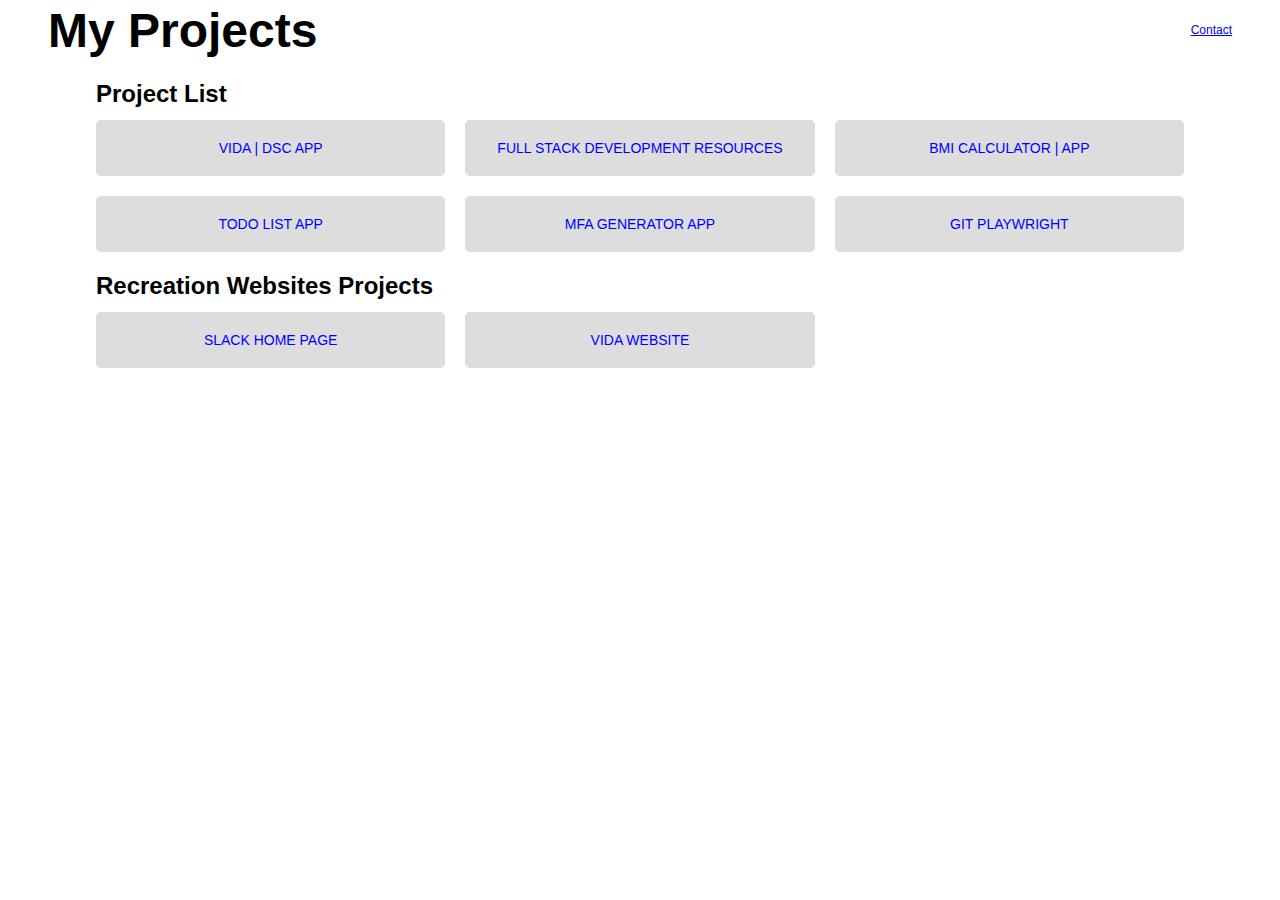
<file: index.html>
<!DOCTYPE html>
<html lang="en">

<head>
    <meta charset="UTF-8">
    <meta http-equiv="X-UA-Compatible" content="IE=edge">
    <meta name="viewport" content="width=device-width, initial-scale=1.0">
    <title>Projects</title>
    <style>
        * {
            margin: 0;
            padding: 0;
            box-sizing: border-box;
        }

        html {
            font-size: 62.5%;
            font-family: sans-serif;
        }

        body {
            height: 100vh;
        }

        .window {
            display: grid;
            grid-template-rows: 6rem auto;
            gap: 2rem;
        }

        .heading__primary {
            font-size: 4.8rem;
        }

        .heading__secondary {
            font-size: 2.4rem;
        }

        .header {
            display: flex;
            align-items: center;
            justify-content: space-between;
            padding: 0 4.8rem;
        }

        .header__link {
            font-size: 1.2rem;
        }

        .section:not(:last-child) {
            margin-bottom: 2rem;
        }

        .section__contanier {
            padding: 0 9.6rem;
        }

        .list {
            margin-top: 1.2rem;
            list-style: none;
            display: grid;
            grid-template-columns: repeat(auto-fill, minmax(300px, 1fr));
            gap: 2rem;
        }

        .list__item {
            background-color: #ddd;
            border-radius: 5px;
            text-align: center;
            padding: 2rem 0;
        }

        .list__link:link,
        .list__link:visited {
            display: inline-block;
            text-decoration: none;
            font-size: 1.4rem;
            text-transform: uppercase;
            color: blue;
        }

    </style>
</head>

<body>
    <div class="window">
        <header class="header">
            <h1 class="heading__primary">My Projects</h1>
            <a target="_blank" href="https://www.linkedin.com/in/anuroop-pamarthi-b4a2b1214"
                class="header__link">Contact</a>
        </header>
        <main class="projects--list">
            <section class="section section--myprojects">
                <div class="section__contanier">
                    <h2 class="heading__secondary">
                        Project List
                    </h2>
                    <ul class="list">
                        <li class="list__item">
                            <a target="_blank" href="./Daily_Status_Creator/index.html" class="list__link">
                                VIDA &vert; DSC App
                            </a>
                        </li>

                        <li class="list__item">
                            <a target="_blank" href="./Full_Stack_Resource/index.html" class="list__link">
                                Full Stack Development Resources
                            </a>
                        </li>

                        <li class="list__item">
                            <a target="_blank" href="./BMI_Calculator/bmiHome.html" class="list__link">
                                BMI Calculator &vert; app
                            </a>
                        </li>

                        <li class="list__item">
                            <a target="_blank" href="./ToDo_List/index.html" class="list__link">
                                ToDo List App
                            </a>
                        </li>

                        <li class="list__item">
                            <a target="_blank" href="./MFA_Generator/index.html" class="list__link">
                                MFA Generator App
                            </a>
                        </li>

                        <li class="list__item">
                            <a target="_blank" href="./Git_Playwright/index.html" class="list__link">
                                Git Playwright
                            </a>
                        </li>
                    </ul>
                </div>
            </section>
            <section class="section section--recreation">
                <div class="section__contanier">
                    <h2 class="heading__secondary">
                        Recreation Websites Projects
                    </h2>
                    <ul class="list">
                        <li class="list__item">
                            <a href="./Website_Recreations/Slack_Home_Clone/index.html" class="list__link">
                                Slack Home Page
                            </a>
                        </li>

                        <li class="list__item">
                            <a href="./Website_Recreations/VIDA_Clone/index.html" class="list__link">
                                VIDA Website
                            </a>
                        </li>
                    </ul>
                </div>
            </section>
        </main>
    </div>
</body>

</html>
</file>
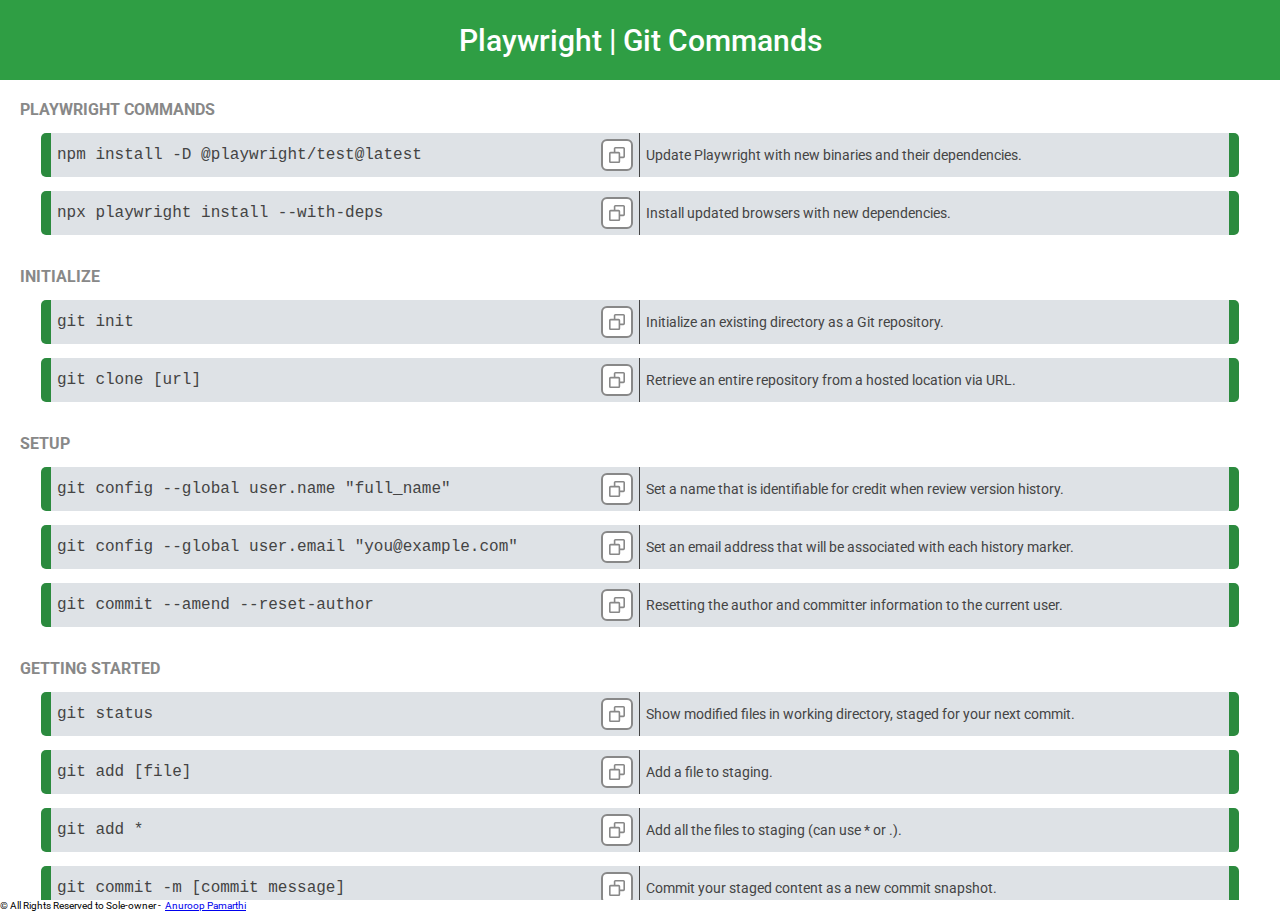
<file: Git_Playwright/index.html>
<!DOCTYPE html>
<html lang="en">

<head>
    <meta charset="UTF-8">
    <meta name="viewport" content="width=device-width, initial-scale=1.0">
    <title>Git Commands for Playwright</title>
    <link rel="preconnect" href="https://fonts.googleapis.com">
    <link rel="preconnect" href="https://fonts.gstatic.com" crossorigin>
    <link
        href="https://fonts.googleapis.com/css2?family=Roboto:ital,wght@0,100;0,300;0,400;0,500;0,700;0,900;1,100;1,300;1,400;1,500;1,700;1,900&display=swap"
        rel="stylesheet">
    <link rel="stylesheet" href="./public/styles/style.css">
    <script defer type="module" src="./scripts/script.js"></script>
</head>

<body>
    <header class="header">
        <h1 class="header__title">Playwright | Git Commands</h1>
    </header>
    <main class="content" id="content"></main>
    <footer class="footer">
        <p class="footer__content">
            <span class="footer__content--span">© All Rights Reserved to Sole-owner&nbsp;-&nbsp;</span>
            <a href="https://www.linkedin.com/in/anuroop-pamarthi-b4a2b1214" class="footer__content--link"
                target="_blank">Anuroop Pamarthi</a>
        </p>
    </footer>
</body>

</html>
</file>
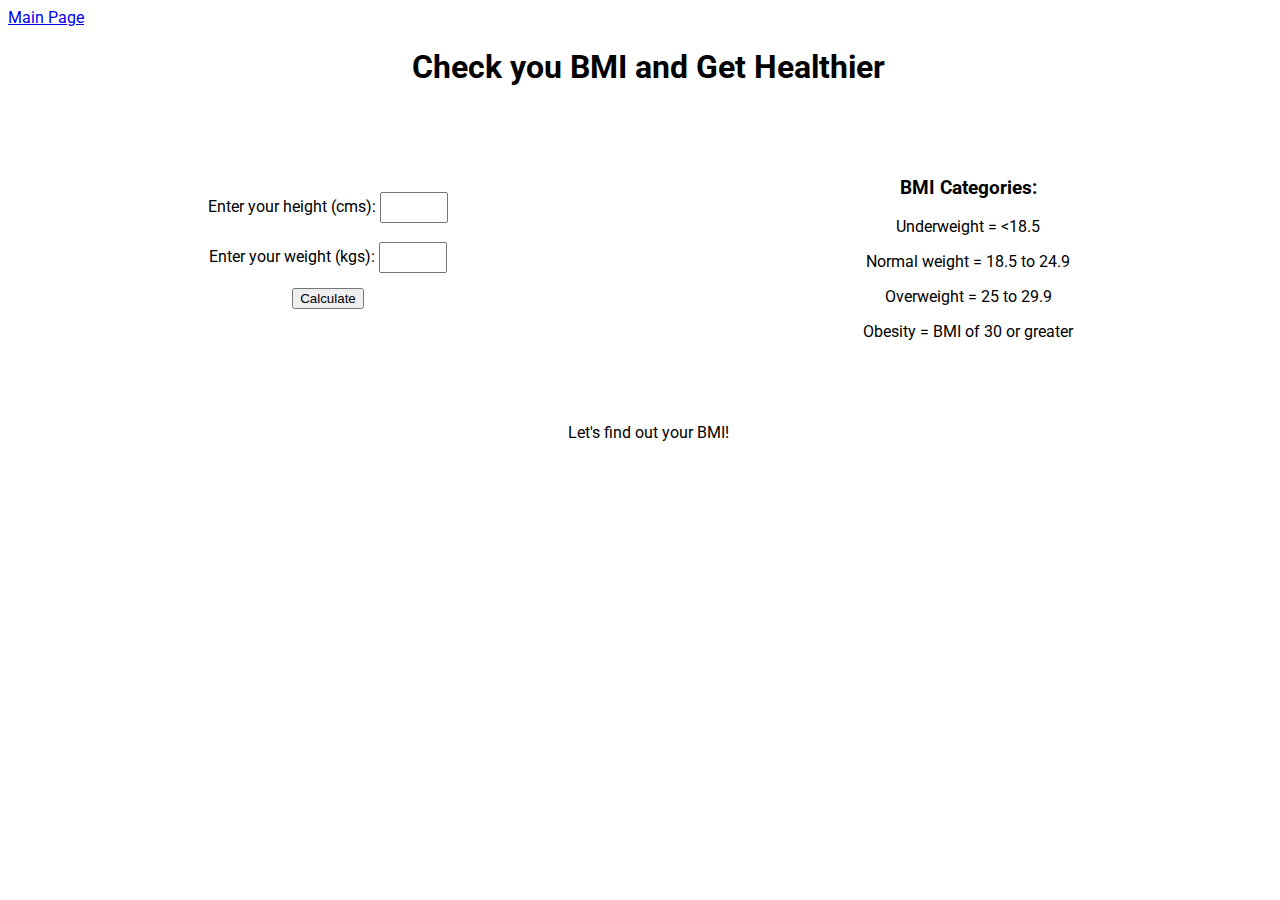
<file: App_Projects/BMI_Calculator/index.html>
<!DOCTYPE html>
<html lang="en">
<head>
    <meta charset="UTF-8">
    <meta name="viewport" content="width=device-width, initial-scale=1.0">
    <title>BMI Calculator</title>
    <link rel="icon" href="BMI.ico">
    <link rel="stylesheet" href="Style.css">
    <link rel="preconnect" href="https://fonts.googleapis.com">
    <link rel="preconnect" href="https://fonts.gstatic.com" crossorigin>
    <link href="https://fonts.googleapis.com/css2?family=Roboto&display=swap" rel="stylesheet">
    <!-- <link href="https://cdn.jsdelivr.net/npm/bootstrap@5.3.2/dist/css/bootstrap.min.css" rel="stylesheet" integrity="sha384-T3c6CoIi6uLrA9TneNEoa7RxnatzjcDSCmG1MXxSR1GAsXEV/Dwwykc2MPK8M2HN" crossorigin="anonymous"> -->
</head>
<body>
    <a href="/">Main Page</a>
    <div class="calculator-info">
        <h1>Check you BMI and Get Healthier</h1>
        <!-- Calculator -->
        <div class="rows">
            <label>Enter your height (cms):</label>
            <input autocomplete="off" type="number" id="height"><br><br>
            <label>Enter your weight (kgs):</label>
            <input autocomplete="off" type="number" id="weight"><br>
            <button id="submit" class="btn">Calculate</button>
        </div>
        <!-- BMI Info -->
        <div class="rows">
            <h3>BMI Categories:</h3>
            <p>Underweight = &lt;18.5 </p>
            <p>Normal weight = 18.5 to 24.9</p>
            <p>Overweight = 25 to 29.9</p>
            <p>Obesity = BMI of 30 or greater</p>
        </div>
        <p id="bmi-msg">Let's find out your BMI!</p>
    </div>
    

    <script src="https://ajax.googleapis.com/ajax/libs/jquery/3.7.0/jquery.min.js"></script>
    <script src="bmiIndex.js"></script>
</body>
</html>
</file>
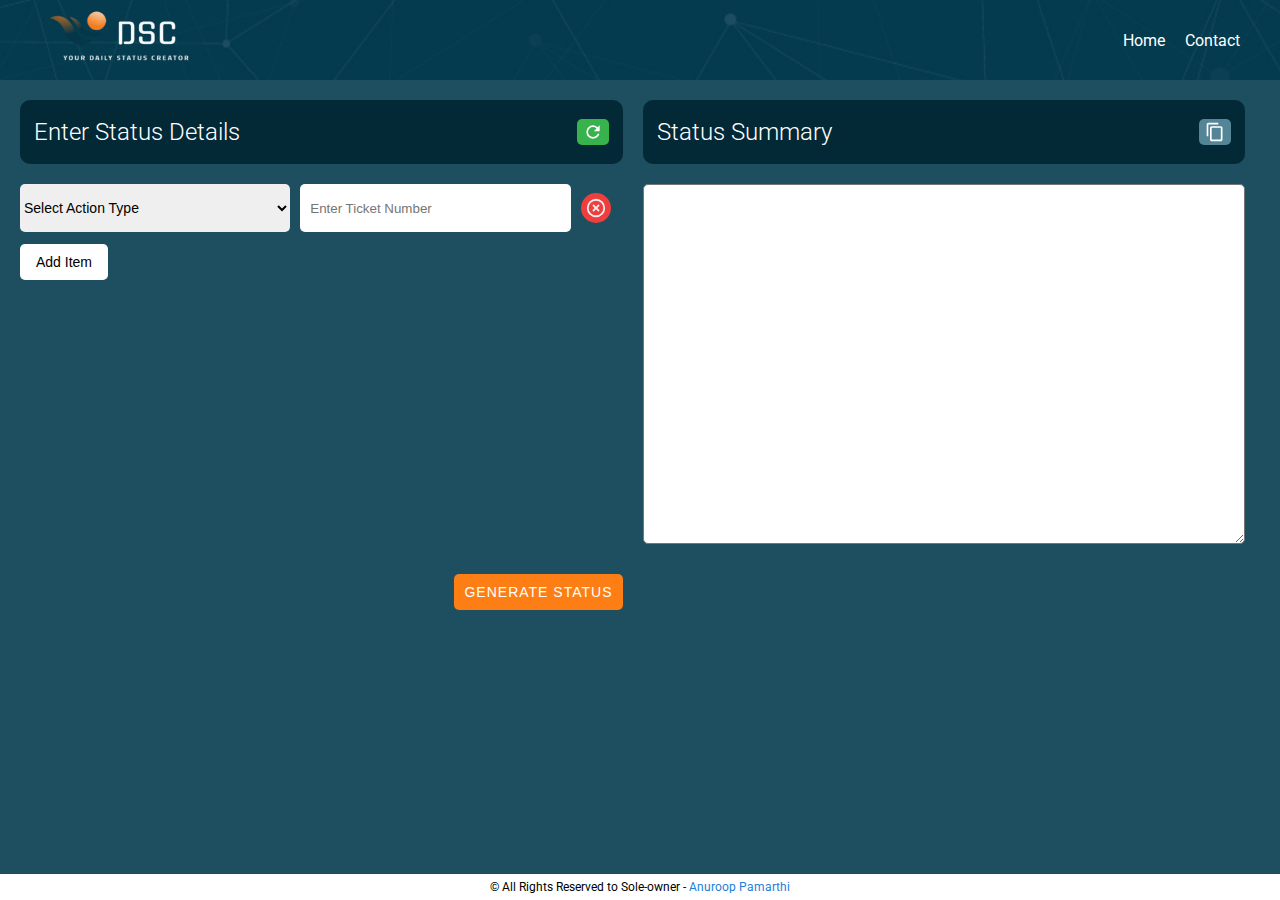
<file: App_Projects/Daily_Status_Creator/index.html>
<!DOCTYPE html>
<html lang="en">

<head>
    <meta charset="UTF-8">
    <meta http-equiv="X-UA-Compatible" content="IE=edge">
    <meta name="viewport" content="width=device-width, initial-scale=1.0">
    <title>DSC | Your Daily Status Creator</title>

    <!-- SEO -->
    <meta name="description" content="Daily Status Creator (DSC) helps IT and QA professionals generate a professional daily work status summary using JIRA ticket numbers, test cases, and task details.">
    <meta name="keywords" content="daily status generator, QA report tool, JIRA status summary, testing daily update, QA automation summary, IT daily report">
    <meta name="author" content="Anuroop Pamarthi">

    <!-- FAVICON -->
    <link rel="shortcut icon" href="./public/favicon/dsc_favicon.ico" type="image/x-icon">

    <!-- FONTS -->
    <link rel="preconnect" href="https://fonts.googleapis.com">
    <link rel="preconnect" href="https://fonts.gstatic.com" crossorigin>
    <link href="https://fonts.googleapis.com/css2?family=Roboto:ital,wght@0,100..900;1,100..900&display=swap" rel="stylesheet">

    <!-- STYLES -->
    <link rel="stylesheet" href="./public/styles/style.css">

    <!-- JS -->
    <script defer src="./scripts/index.js" type="module"></script>
</head>

<body>
    <div class="main-layout">
        <header class="header">
            <div class="header__logo">
                <img class="header__logo-img" src="./public/imgs/dsc_logo.png" alt="DSC Logo">
            </div>
            <nav class="nav">
                <ul class="nav__list">
                    <li class="nav__item">
                        <a href="../../index.html" class="nav__link">Home</a>
                    </li>
                    <li class="nav__item">
                        <a href="https://www.linkedin.com/in/anuroop-pamarthi-b4a2b1214" class="nav__link" target="_blank">Contact</a>
                    </li>
                </ul>
            </nav>
        </header>
        <main class="status-layout">
            <section class="section section--input">
                <div class="section__title">
                    <h1 class="section__header">Enter Status Details</h1>
                    <div class="section__action">
                        <button class="btn btn__reset" id="btn__reset">
                            <svg class="btn__icon">
                                <use xlink:href="public/svgs/sprite.svg#icon-refresh"></use>
                            </svg>
                        </button>
                    </div>
                </div>
                <div class="form">
                    <ul class="form__list" id="form__list">
                        <li class="form__item">
                            <select class="form__select" name="selection">
                                <option value="default" selected disabled hidden>Select Action Type</option>
                                <option value="story-review">Story Review</option>
                                <option value="mind-maps">Mind Maps</option>
                                <option value="test-cases">Test Cases</option>
                                <option value="execution">Execution</option>
                                <option value="defect-raised">Defect Raised</option>
                                <option value="regression">Regression</option>
                                <option value="workflows">Workflows</option>
                                <option value="automation">Automation</option>
                                <option value="hot-fix">Hot-Fix</option>
                                <option value="mini-update">Mini-Update</option>
                                <option value="dev-connect">DEV Team Connect</option>
                                <option value="sanity-test">Sanity Test</option>
                            </select>
                            <div class="form__section">
                                <div class="form__field">
                                    <input class="form__input" type="text" name="form__input"
                                        placeholder="Enter Ticket Number" />
                                </div>
                            </div>
                            <button class="btn btn__delete">
                                <svg>
                                    <use xlink:href="public/svgs/sprite.svg#icon-highlight_remove"></use>
                                </svg>
                            </button>
                        </li>
                    </ul>
                    <button class="btn btn__add" id="btn__add">Add Item</button>
                </div>
                <button class="btn btn__generate" id="btn__generate">generate status</button>
            </section>
            <section class="section section--output">
                <div class="section__title">
                    <h1 class="section__header">Status Summary</h1>
                    <div class="section__action">
                        <button class="btn btn__copy" id="btn__copy">
                            <svg class="btn__icon">
                                <use xlink:href="public/svgs/sprite.svg#icon-content_copy"></use>
                            </svg>
                            <p class="section__copy">copied ✅</p>
                        </button>
                    </div>
                </div>
                <textarea class="section__summary" name="textarea" id="section__summary"></textarea>
            </section>
        </main>
        <footer class="footer">
            <p class="footer__content">
                <span class="footer__content--span">© All Rights Reserved to Sole-owner&nbsp;-&nbsp;</span>
                <a href="https://www.linkedin.com/in/anuroop-pamarthi-b4a2b1214" class="footer__content--link" target="_blank">Anuroop Pamarthi</a>
            </p>
        </footer>
    </div>
</body>

</html>
</file>
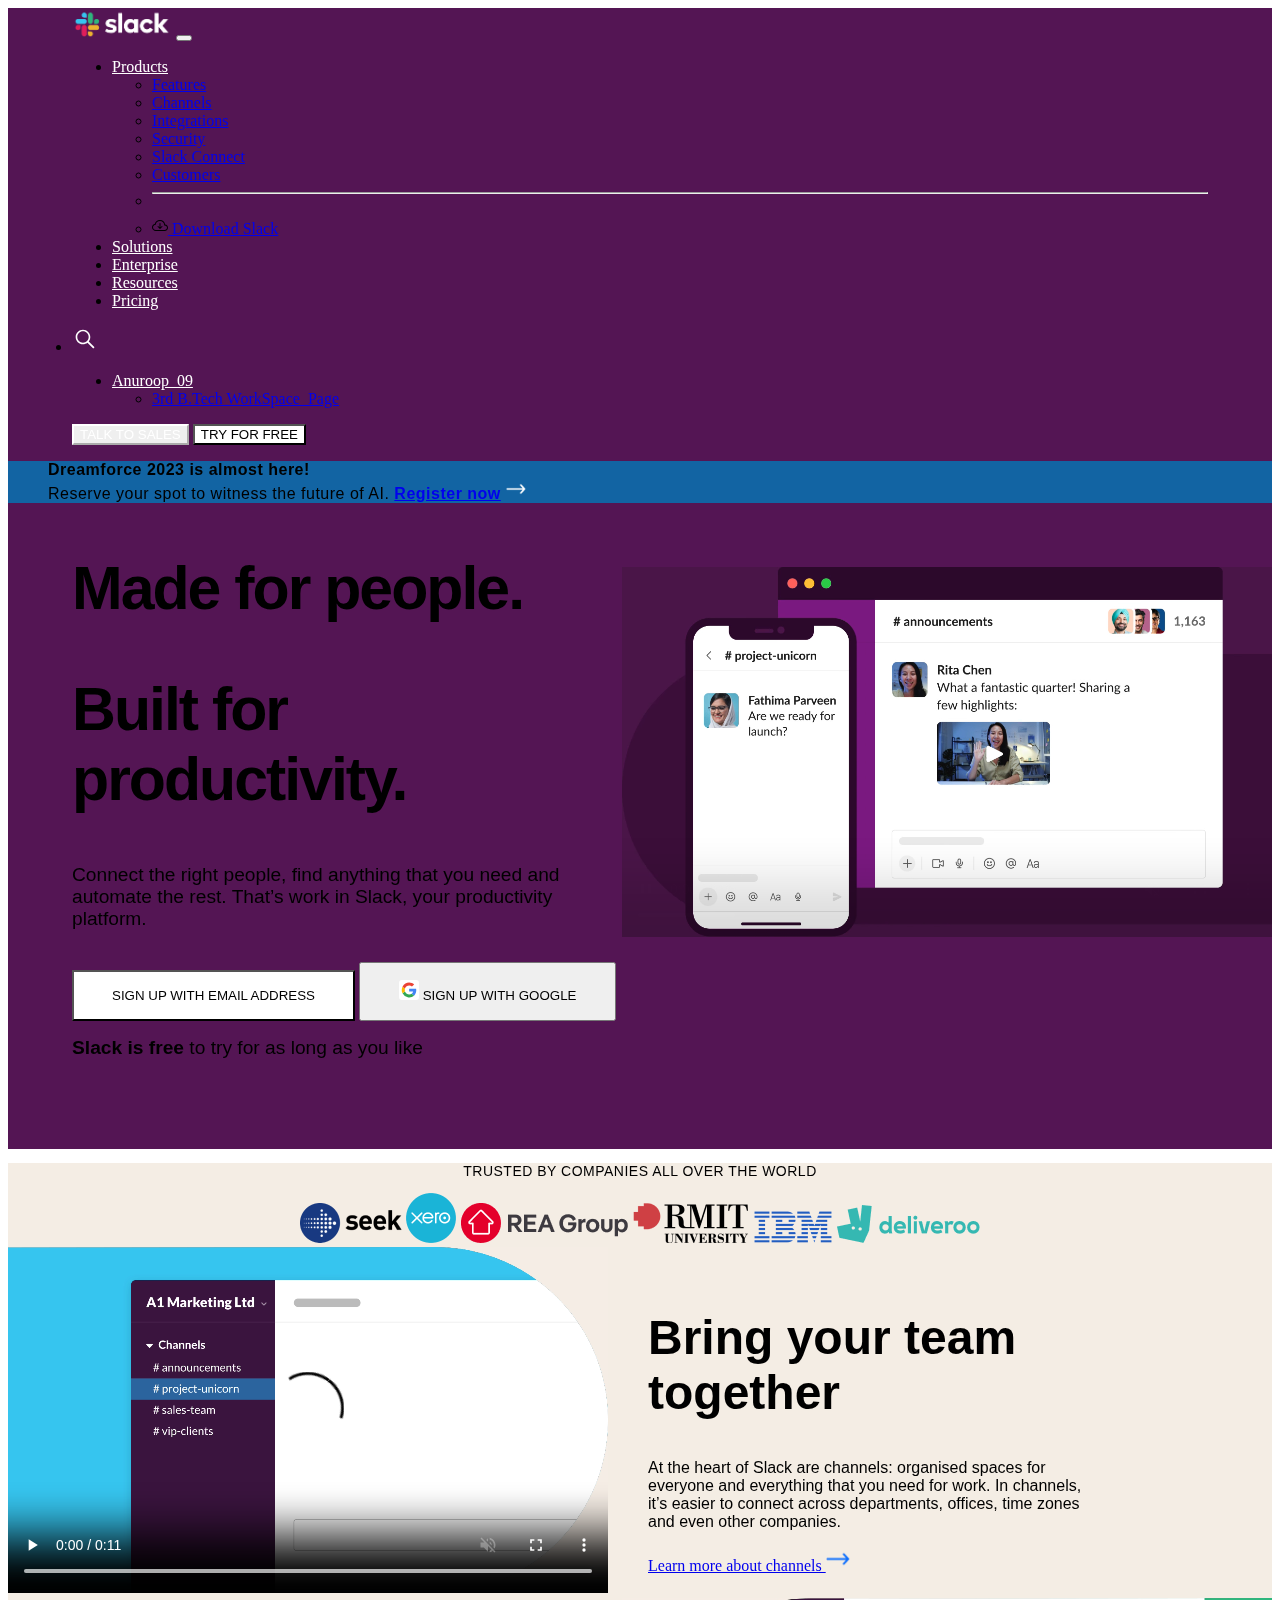
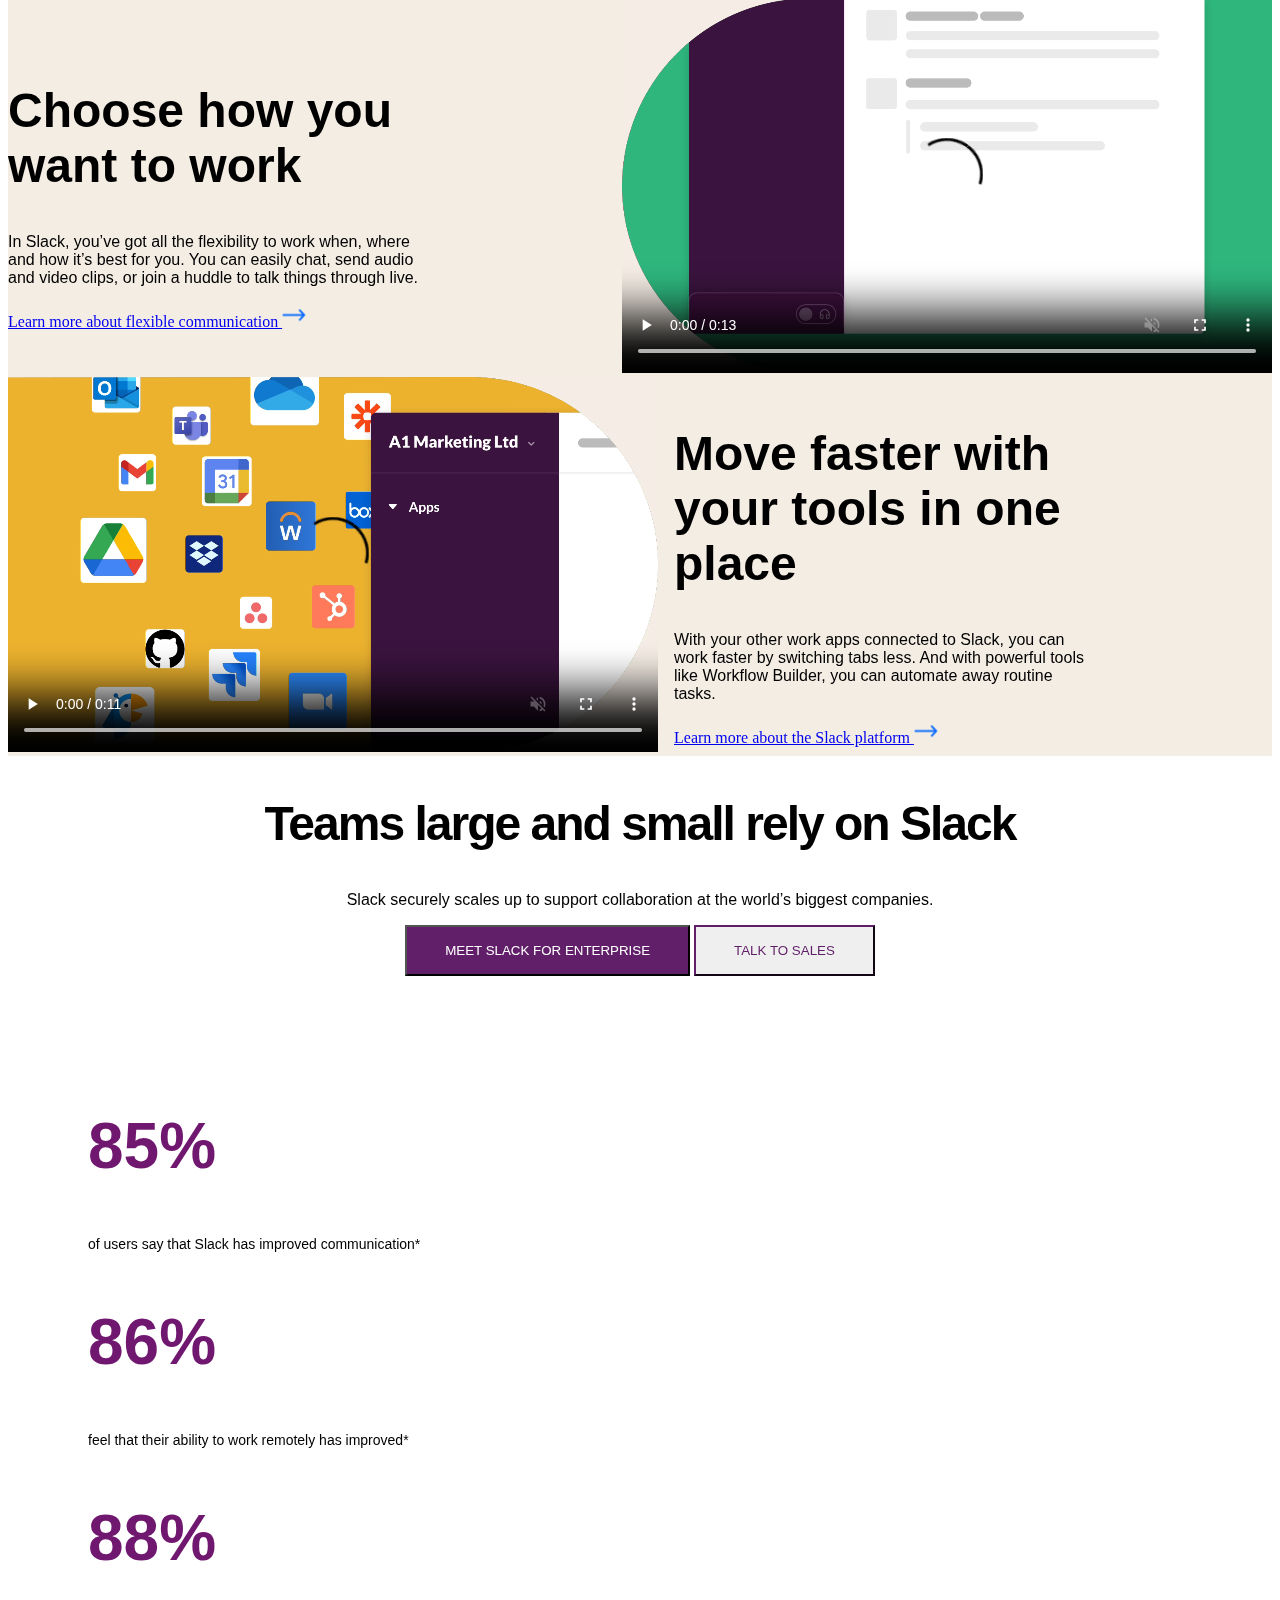
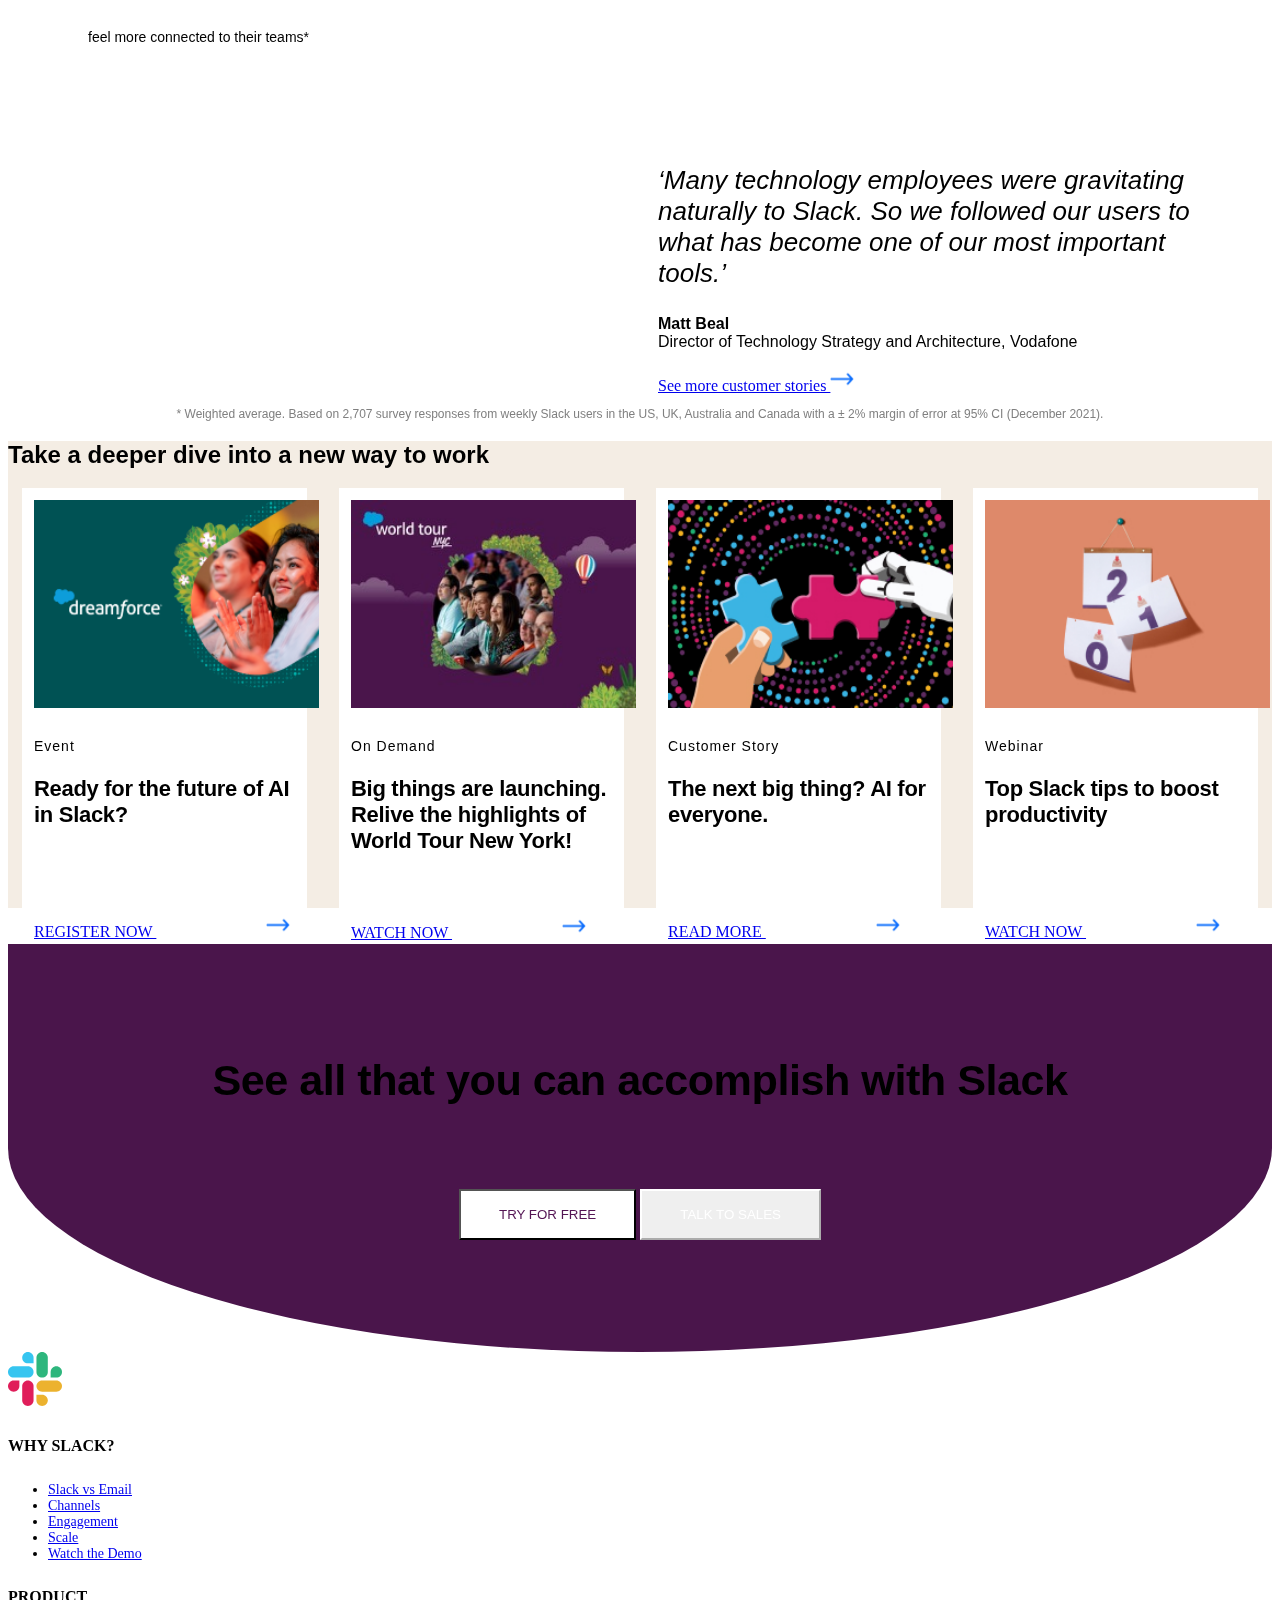
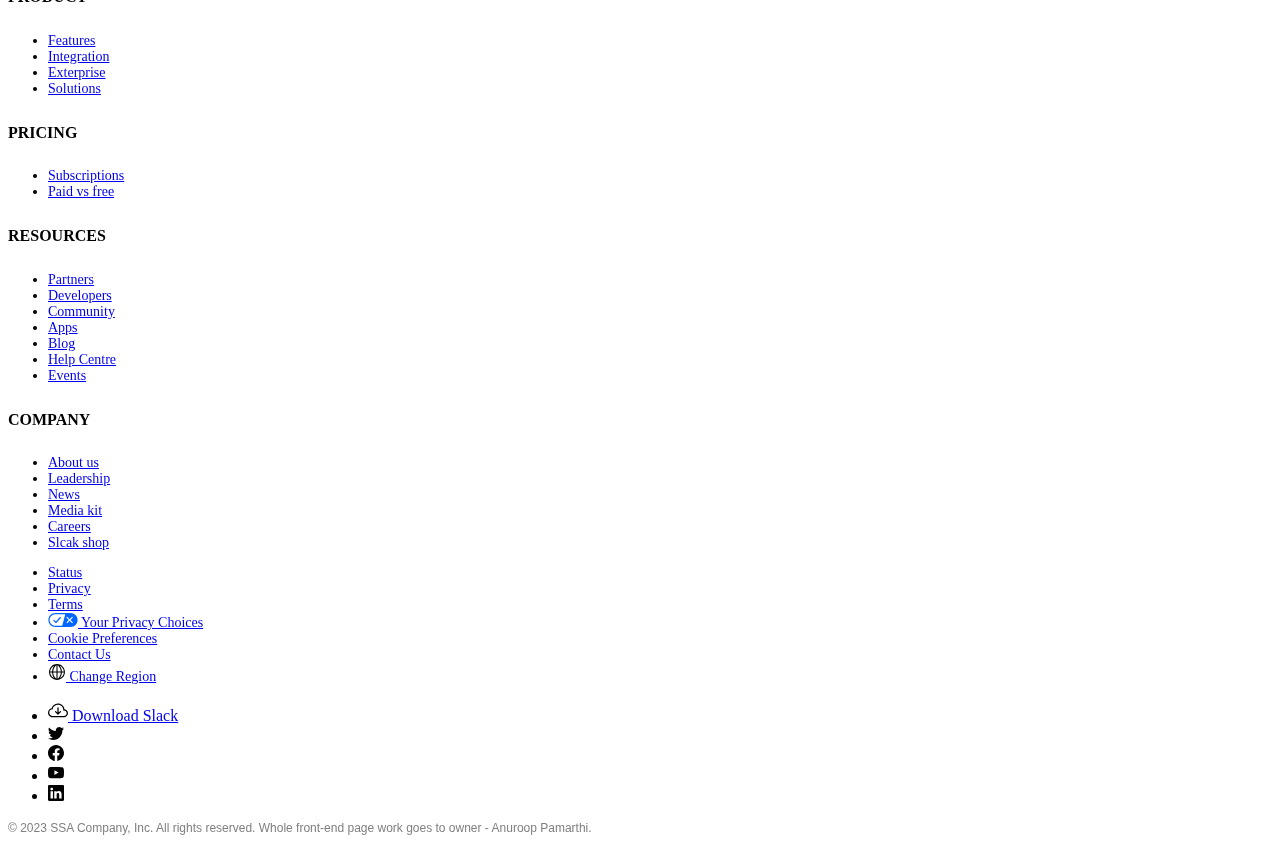
<file: Recreations/Slack_Home_Clone/index.html>
<!DOCTYPE html>
<html lang="en">
<head>
    <meta charset="UTF-8">
    <meta name="viewport" content="width=device-width, initial-scale=1.0">
    <title>Slack Homepage - Clone</title>
    <link href="https://cdn.jsdelivr.net/npm/bootstrap@5.3.1/dist/css/bootstrap.min.css" rel="stylesheet" integrity="sha384-4bw+/aepP/YC94hEpVNVgiZdgIC5+VKNBQNGCHeKRQN+PtmoHDEXuppvnDJzQIu9" crossorigin="anonymous">
    <link rel="stylesheet" href="STYLE CSS/homepage.css">
    <link rel="icon" href="Resources/Slack Page Title Logo.svg">
</head>
<body>
    <!-- Section-1 & Header -->
    <div class="header">
        <nav class="content navbar navbar-expand-lg py-3">
            <a href="dummy.html"><img height="30px" width="100px" src="Resources/Section-1 & Header/slack-header-logo.png" alt="slack-logo"></a>
            <button class="navbar-toggler" type="button" data-bs-toggle="collapse" data-bs-target="#navbarSupportedContent" aria-controls="navbarSupportedContent" aria-expanded="false" aria-label="Toggle navigation">
                <span class="navbar-toggler-icon"></span>
            </button>
            <div class="collapse navbar-collapse" id="navbarSupportedContent">
                <ul class="navbar-nav me-auto ms-4">
                    <li class="nav-item dropdown fw-semibold"><a class="list nav-link dropdown-toggle" href="#" role="button" data-bs-toggle="dropdown" aria-expanded="false">
                        Products
                      </a>
                        <ul class="dropdown-menu">
                            <li><a class="dropdown-item" href="#">Features</a></li>
                            <li><a class="dropdown-item" href="#">Channels</a></li>
                            <li><a class="dropdown-item" href="#">Integrations</a></li>
                            <li><a class="dropdown-item" href="#">Security</a></li>
                            <li><a class="dropdown-item" href="#">Slack Connect</a></li>
                            <li><a class="dropdown-item" href="#">Customers</a></li>
                            <li><hr class="dropdown-divider"></li>
                            <li><a class="dropdown-item" href="#"><img src="Resources/Section-1 & Header/cloud-arrow-down.svg" alt=""> Download Slack</a></li>
                        </ul>
                    </li>
                    <li><a class="list nav-link ms-2 fw-semibold" href="#">Solutions</a></li>
                    <li><a class="list nav-link ms-2 fw-semibold" href="#">Enterprise</a></li>
                    <li><a class="list nav-link ms-2 fw-semibold" href="#">Resources</a></li>
                    <li><a class="list nav-link ms-2 fw-semibold" href="#">Pricing</a></li>
                </ul> 
                <li class="nav-link me-4"><img width="26px" height="26px" src="Resources/Section-1 & Header/search icon.svg" alt="search-icon"></li>
                <ul class="navbar-nav">
                    <li class="nav-item dropdown">
                        <a class="nav-link dropdown-toggle list nav-link me-5 fw-semibold" href="#" role="button" data-bs-toggle="dropdown" aria-expanded="false">
                          Anuroop_09
                        </a>
                        <ul class="dropdown-menu">
                          <li><a class="dropdown-item" href="workspace.html">3rd B.Tech WorkSpace_Page</a></li>
                        </ul>
                    </li>
                </ul>
                <button class="btn btn-talk me-3 fw-semibold">TALK TO SALES</button>
                <button class="btn btn-white fw-bold">TRY FOR FREE</button>
            </div>
        </nav>
        <div class="announcement mx-4 rounded-pill text-white">
            <p class="py-3"><strong>Dreamforce 2023 is almost here!</strong><br>
Reserve your spot to witness the future of AI. <a class="text-white" href="#"><strong>Register now</strong></a>
<img width="20px" src="Resources/Section-1 & Header/right-arrow.png" alt="right-arrow"></p>
        </div>
        <div>
             <!-- Video comes here -->
            <video class="header-video" src="Resources/Section-1 & Header/header video.webm" poster="Resources/Section-1 & Header/Video poster.jpg" controls autoplay muted  width="650px" type="video/webm">Header video</video>
            
        </div>
        <div class="content mt-5">
            <h2 class="header-h2 text-white">Made for people.</h2>
            <h2 class="header-h2 text-warning lh-1">Built for productivity.</h2>
            <p class="header-p1 text-white">Connect the right people, find anything that you need and automate the rest. That’s work in Slack, your productivity platform.</p>
            <button class="btn btn-white fw-semibold">SIGN UP WITH EMAIL ADDRESS</button>
            <button class="btn btn-primary fw-semibold"><img width="20px" src="Resources/Section-1 & Header/google-icon.svg" alt="google-logo"> SIGN UP WITH GOOGLE</button>
            <p class="header-p2 text-white"><strong>Slack is free </strong>to try for as long as you like</p>
        </div>
        
    </div>
    <!-- Section-2 & Companies and features -->
    <div class="companies-features pb-5">
        <div class="companies">
            <p class="comp-p fw-semibold text-black pt-5 pb-2">TRUSTED BY COMPANIES ALL OVER THE WORLD</p>
            <img class="px-4" src="Resources/Section-2 & Companies and features/logo-seek.png" alt="logo-seek">
            <img class="px-4" src="Resources/Section-2 & Companies and features/logo-xero.png" alt="logo-xero">
            <img class="px-4" src="Resources/Section-2 & Companies and features/logo-rea.png" alt="logo-rea">
            <img class="px-4" src="Resources/Section-2 & Companies and features/logo-rmit.png" alt="logo-rmit">
            <img class="px-4" src="Resources/Section-2 & Companies and features/logo-ibm.png" alt="logo-ibm">
            <img class="px-4" src="Resources/Section-2 & Companies and features/logo-deliveroo.png" alt="logo-deliveroo">
        </div>
        <div class="mt-5">
            <div class="cf2 matter"> 
                <!-- Bring Section -->
                <div>
                    <!-- Bring Video Comes here -->
                    <video width="600" src="Resources/Section-2 & Companies and features/Bring your team together.webm" controls autoplay muted  width="650px" type="video/webm"></video>
                </div>
                <div>
                    <h2 class="cf2-1 text-black">Bring your team together</h2>
                    <p class="cf2-2 text-black fw-semibold">At the heart of Slack are channels: organised spaces for everyone and everything that you need for work. In channels, it’s easier to connect across departments, offices, time zones and even other companies.</p>
                    <a class="nav-link text-primary fw-semibold" href="#">Learn more about channels <img width="24px" src="Resources/Section-2 & Companies and features/right-arrow.png" alt="right-arrow"></a>
                </div>
            </div>
            <div class="cf2 mt-5 matter">
                <!-- Choose section -->
                <div class="ps-5">
                    <h2 class="cf2-1 text-black">Choose how you want to work</h2>
                    <p class="cf2-2 text-black fw-semibold">In Slack, you’ve got all the flexibility to work when, where and how it’s best for you. You can easily chat, send audio and video clips, or join a huddle to talk things through live.</p>
                    <a class="nav-link text-primary fw-semibold" href="#">Learn more about flexible communication <img width="24px" src="Resources/Section-2 & Companies and features/right-arrow.png" alt="right-arrow"></a>
                </div>
                <div>
                    <!-- Choose Video Comes here -->
                    <video src="Resources/Section-2 & Companies and features/Choose how you want to work.webm" controls autoplay muted  width="650px" type="video/webm"></video>
                </div>
            </div>
            <div class="cf2 mt-5 matter">
                <!-- Move section -->
                <div>
                    <!-- Move Video Comes here -->
                    <video src="Resources/Section-2 & Companies and features/Move faster with your tools in one place.webm" controls autoplay muted  width="650px" type="video/webm"></video>
                </div>
                <div class="ps-5">
                    <h2 class="cf2-1 text-black">Move faster with your tools in one place</h2>
                    <p class="cf2-2 text-black fw-semibold">With your other work apps connected to Slack, you can work faster by switching tabs less. And with powerful tools like Workflow Builder, you can automate away routine tasks.</p>
                    <a class="nav-link text-primary fw-semibold" href="#">Learn more about the Slack platform <img width="24px" src="Resources/Section-2 & Companies and features/right-arrow.png" alt="right-arrow"></a>
                </div>
            </div>
        </div>
    </div>
    <!-- Section-3 & Stats and features -->
    <div class="pt-5">
        <div class="sf3 pt-5">
            <h2 class="sf3-h21">Teams large and small rely on Slack</h2>
            <p class="py-3 fw-semibold">Slack securely scales up to support collaboration at the world’s biggest companies.</p>
            <button class="btn btn-sf3-1 fw-semibold me-2">MEET SLACK FOR ENTERPRISE</button>
            <button class="btn btn-sf3-2 fw-semibold">TALK TO SALES</button>
        </div>
        <!-- Percentage -->
        <div class="container sf3-per">
            <div class="row">
                <div class="col-lg-4">
                    <h2 class="sf3-per-h2">85%</h2>
                    <p class="sf3-per-p text-black">of users say that Slack has improved communication*</p>
                </div>
                <div class="col-lg-4">
                    <h2 class="sf3-per-h2">86%</h2>
                    <p class="sf3-per-p text-black">feel that their ability to work remotely has improved*</p>
                </div>
                <div class="col-lg-4">
                    <h2 class="sf3-per-h2">88%</h2>
                    <p class="sf3-per-p text-black">feel more connected to their teams*</p>
                </div>
            </div>
        </div>
        <div class="sf3-utube matter pb-5">
            <!-- Video comes here -->
            <video width="650px" class="sf3-video video_capsule asset_height" autoplay="" loop="" title="Video featuring a Slack customer, " muted="" playsinline="">
                <source src="https://a.slack-edge.com/1b4e2a3/marketing/img/homepage/true-prospects/customer-showcase/Vodafone_08.mp4" type="video/mp4">
            </video>
            <div class="ps-5">
                <p class="sf3-video-p"><em>‘Many technology employees were gravitating naturally to Slack. So we followed our users to what has become one of our most important tools.’</em></p>
                <p><strong>Matt Beal</strong><br>Director of Technology Strategy and Architecture, Vodafone</p>
                <a class="nav-link text-primary pt-2" href="#">See more customer stories <img width="24px" src="Resources/Section-2 & Companies and features/right-arrow.png" alt="right-arrow"></a>
            </div>
        </div>
        <p class="pt-5 pb-2 sf3-last-p">* Weighted average. Based on 2,707 survey responses from weekly Slack users in the US, UK, Australia and Canada with a ± 2% margin of error at 95% CI (December 2021).</p>
    </div>
    <!-- Section-4 & Options -->
    <div class="options py-5">
        <h2 class="text-center pb-4 fw-bold text-black">Take a deeper dive into a new way to work</h2>
        <!-- sections comes -->
        <div class="rows">
            <div class="section">
                <div>
                    <img class="o4-img" src="Resources/Section-4 & Options/image-1.png" alt="image1">
                    <div class="o4-text">
                        <p class="o4-sec-p">Event</p>
                        <h3 class="o4-sec-h3">Ready for the future of AI in Slack?</h3>
                    </div>
                    <div class="o4-link">
                        <a class="nav-link text-primary fw-semibold" href="#">REGISTER NOW <img class="img" width="24px" src="Resources/Section-2 & Companies and features/right-arrow.png" alt="right-arrow"></a>
                    </div>
                </div>
            </div>
            <div class="section">
                <div>
                    <img class="o4-img" src="Resources/Section-4 & Options/image-2.jpg" alt="image2">
                    <div class="o4-text">
                        <p class="o4-sec-p">On Demand</p>
                        <h3 class="o4-sec-h3">Big things are launching. Relive the highlights of World Tour New York!</h3>
                    </div>
                    <div class="o4-link2">
                        <a class="nav-link text-primary fw-semibold" href="#">WATCH NOW <img class="img" width="24px" src="Resources/Section-2 & Companies and features/right-arrow.png" alt="right-arrow"></a>
                    </div>
                </div>
            </div>
            <div class="section">
                <div>
                    <img class="o4-img" src="Resources/Section-4 & Options/image-3.jpg" alt="image3">
                    <div class="o4-text">
                        <p class="o4-sec-p">Customer Story</p>
                        <h3 class="o4-sec-h3">The next big thing? AI for everyone.</h3>
                    </div>
                    <div class="o4-link">
                        <a class="nav-link text-primary fw-semibold" href="#">READ MORE <img class="img" width="24px" src="Resources/Section-2 & Companies and features/right-arrow.png" alt="right-arrow"></a>
                    </div>
                </div>
            </div>
            <div class="section">
                <div>
                    <img class="o4-img" src="Resources/Section-4 & Options/image-4.jpg" alt="image4">
                    <div class="o4-text">
                        <p class="o4-sec-p">Webinar</p>
                        <h3 class="o4-sec-h3">Top Slack tips to boost productivity</h3>
                    </div>
                    <div class="o4-link">
                        <a class="nav-link text-primary fw-semibold" href="#">WATCH NOW <img class="img" width="24px" src="Resources/Section-2 & Companies and features/right-arrow.png" alt="right-arrow"></a>
                    </div>
                </div>
            </div>
        </div>
    </div>
    <!--Section-5 & Footer -->
    <div class="footer">
        <div class="foot-head">
            <h2 class="text-white fw-semibold foot-h2">See all that you can accomplish with Slack</h2>
            <button class="btn btn-foot-white fw-semibold me-2">TRY FOR FREE</button>
            <button class="btn btn-foot-violet">TALK TO SALES</button>
        </div>
        <div class="p-5">
            <div class="row pb-5">
                <div class="col-2 ps-4">
                    <a href="#"><img width="54" height="54" src="Resources/Slack Page Title Logo.svg" alt="slack-logo"></a>
                </div>
                <div class="col-2">
                    <h5 class="foot-h5 mb-3">WHY SLACK?</h5>
                    <ul class="nav flex-column foot-ul">
                      <li class="nav-item mb-3"><a href="#" class="nav-link p-0 text-black">Slack vs Email</a></li>
                      <li class="nav-item mb-3"><a href="#" class="nav-link p-0 text-black">Channels</a></li>
                      <li class="nav-item mb-3"><a href="#" class="nav-link p-0 text-black">Engagement</a></li>
                      <li class="nav-item mb-3"><a href="#" class="nav-link p-0 text-black">Scale</a></li>
                      <li class="nav-item mb-3"><a href="#" class="nav-link p-0 text-black">Watch the Demo</a></li>
                    </ul>
                </div>
                <div class="col-2">
                    <h5 class="foot-h5 mb-3">PRODUCT</h5>
                    <ul class="nav flex-column  foot-ul">
                      <li class="nav-item mb-3"><a href="#" class="nav-link p-0 text-black">Features</a></li>
                      <li class="nav-item mb-3"><a href="#" class="nav-link p-0 text-black">Integration</a></li>
                      <li class="nav-item mb-3"><a href="#" class="nav-link p-0 text-black">Exterprise</a></li>
                      <li class="nav-item mb-3"><a href="#" class="nav-link p-0 text-black">Solutions</a></li>
                    </ul>
                </div>
                <div class="col-2">
                    <h5 class="foot-h5 mb-3">PRICING</h5>
                    <ul class="nav flex-column foot-ul">
                      <li class="nav-item mb-3"><a href="#" class="nav-link p-0 text-black">Subscriptions</a></li>
                      <li class="nav-item mb-3"><a href="#" class="nav-link p-0 text-black">Paid vs free</a></li>
                    </ul>
                </div>
                <div class="col-2">
                    <h5 class="foot-h5 mb-3">RESOURCES</h5>
                    <ul class="nav flex-column foot-ul">
                      <li class="nav-item mb-3"><a href="#" class="nav-link p-0 text-black">Partners</a></li>
                      <li class="nav-item mb-3"><a href="#" class="nav-link p-0 text-black">Developers</a></li>
                      <li class="nav-item mb-3"><a href="#" class="nav-link p-0 text-black">Community</a></li>
                      <li class="nav-item mb-3"><a href="#" class="nav-link p-0 text-black">Apps</a></li>
                      <li class="nav-item mb-3"><a href="#" class="nav-link p-0 text-black">Blog</a></li>
                      <li class="nav-item mb-3"><a href="#" class="nav-link p-0 text-black">Help Centre</a></li>
                      <li class="nav-item mb-3"><a href="#" class="nav-link p-0 text-black">Events</a></li>
                    </ul>
                </div>
                <div class="col-2">
                    <h5 class="foot-h5 mb-3">COMPANY</h5>
                    <ul class="nav flex-column foot-ul">
                      <li class="nav-item mb-3"><a href="#" class="nav-link p-0 text-black">About us</a></li>
                      <li class="nav-item mb-3"><a href="#" class="nav-link p-0 text-black">Leadership</a></li>
                      <li class="nav-item mb-3"><a href="#" class="nav-link p-0 text-black">News</a></li>
                      <li class="nav-item mb-3"><a href="#" class="nav-link p-0 text-black">Media kit</a></li>
                      <li class="nav-item mb-3"><a href="#" class="nav-link p-0 text-black">Careers</a></li>
                      <li class="nav-item mb-3"><a href="#" class="nav-link p-0 text-black">Slcak shop</a></li>
                    </ul>
                </div>
            </div>
            <div class="d-flex flex-column flex-sm-row justify-content-between py-4 border-top">
                <ul class="d-flex flex-column flex-sm-row justify-content-between navbar-nav foot-links">
                    <li><a class="nav-link fw-semibold" href="#">Status</a></li>
                    <li><a class="nav-link ms-4 fw-semibold" href="#">Privacy</a></li>
                    <li><a class="nav-link ms-4 fw-semibold" href="#">Terms </a></li>
                    <li><a class="nav-link ms-4 fw-semibold" href="#"><svg fill="none" class="privacy-icon" height="14" viewBox="0 0 30 14" width="30"><path clip-rule="evenodd" d="m7.39998 12.8h6.80002l3.1-11.60005h-9.90002c-3.2 0-5.8 2.6-5.8 5.8 0 3.20005 2.6 5.80005 5.8 5.80005z" fill="#fff" fill-rule="evenodd"></path><path clip-rule="evenodd" d="m22.6 0h-15.19998c-3.9 0-6.999996 3.1-6.999996 7s3.099996 7 6.999996 7h15.19998c3.9 0 7-3.1 7-7s-3.2-7-7-7zm-20.99998 7c0-3.2 2.6-5.8 5.8-5.8h9.89998l-3.1 11.6h-6.79998c-3.2 0-5.8-2.6-5.8-5.8z" fill="#06f" fill-rule="evenodd"></path><path d="m24.6001 4.0001c.2.2.2.6 0 .8l-2.1 2.2 2.2 2.2c.2.2.2.6 0 .8s-.6.2-.8 0l-2.2-2.2-2.2 2.2c-.2.2-.6.2-.8 0s-.2-.6 0-.8l2.1-2.2-2.2-2.2c-.2-.2-.2-.6 0-.8s.6-.2.8 0l2.2 2.2 2.2-2.2c.2-.2.6-.2.8 0z" fill="#fff"></path><path d="m12.7 4.09995c.2.2.3.6.1.8l-4.2 4.9c-.1.1-.2.2-.3.2-.2.10005-.5.10005-.7-.1l-2.2-2.2c-.2-.2-.2-.6 0-.8s.6-.2.8 0l1.8 1.7 3.8-4.5c.2-.2.6-.2.9 0z" fill="#06f"></path></svg> Your Privacy Choices</a></li>
                    <li><a class="nav-link ms-4 fw-semibold" href="#">Cookie Preferences</a></li>
                    <li><a class="nav-link ms-4 fw-semibold" href="#">Contact Us</a></li>
                    <li><a class="nav-link ms-4 fw-semibold" href="#"><svg class="c-locale-new-switcher__globe" width="18" height="18" viewBox="0 0 100 100"><path d="M50.008 5.874c-11.308 0-22.613 4.3-31.219 12.906-17.211 17.211-17.211 45.226 0 62.438 17.211 17.21 45.195 17.21 62.406 0 17.212-17.212 17.243-45.227.032-62.438-8.606-8.606-19.912-12.906-31.22-12.906zm-3.125 6.125h.125v34.969H28.914c.58-10.29 4.095-20.385 10.594-28.157 2.27-2.715 4.757-4.983 7.375-6.812zm6.125 0h.062a38 38 0 0 1 7.407 6.812c6.498 7.772 10.014 17.866 10.593 28.157H53.008v-34.97zm-18.094 2.937c-7.508 8.978-11.557 20.412-12.156 32.032H11.977c.687-8.725 4.343-17.25 11.03-23.938a38.166 38.166 0 0 1 11.907-8.094zm30.219.062a38.176 38.176 0 0 1 11.812 8.063c6.685 6.685 10.369 15.19 11.063 23.906H77.227c-.598-11.59-4.623-23-12.094-31.969zm-53.156 37.97h10.78c.59 11.638 4.638 23.07 12.157 32.062a38.133 38.133 0 0 1-11.875-8.063c-6.7-6.7-10.376-15.258-11.062-24zm16.937 0h18.094V88.03h-.063c-2.644-1.838-5.146-4.135-7.437-6.875-6.512-7.787-10.025-17.876-10.594-28.188zm24.094 0H71.07c-.568 10.31-4.082 20.4-10.593 28.187-2.298 2.747-4.817 5.034-7.47 6.875V52.967zm24.219 0h10.812c-.679 8.741-4.39 17.295-11.094 24A38.07 38.07 0 0 1 65.04 85.06c.01-.011.022-.02.031-.031 7.52-8.992 11.568-20.424 12.157-32.063z"></path></svg> Change Region</a></li>
                </ul>
                <ul class="list-unstyled d-flex align-items-center m-0">
                    <li class="ms-3"><a class="nav-link fw-semibold" href="#"><img width="20" height="20" src="Resources/Section-1 & Header/cloud-arrow-down.svg" alt=""> Download Slack</a></li>
                    <li class="ms-3"><a class="link-body-emphasis" href="#"><img src="Resources/Section-5 & Footer/twitter.svg" alt="twitter"></a></li>
                    <li class="ms-3"><a class="link-body-emphasis" href="#"><img src="Resources/Section-5 & Footer/facebook.svg" alt="facebook"></a></li>
                    <li class="ms-3"><a class="link-body-emphasis" href="#"><img src="Resources/Section-5 & Footer/youtube.svg" alt="youtube"></a></li>
                    <li class="ms-3"><a class="link-body-emphasis" href="#"><img src="Resources/Section-5 & Footer/linkedin.svg" alt="linkedin"></a></li>
                </ul>
              </div>
              <p class="foot-last-p m-0">© 2023 SSA Company, Inc. All rights reserved. Whole front-end page work goes to owner - Anuroop Pamarthi.</p>
        </div>
    </div>


    <script src="https://cdn.jsdelivr.net/npm/bootstrap@5.3.1/dist/js/bootstrap.bundle.min.js" integrity="sha384-HwwvtgBNo3bZJJLYd8oVXjrBZt8cqVSpeBNS5n7C8IVInixGAoxmnlMuBnhbgrkm" crossorigin="anonymous"></script>
</body>
</html>
</file>
<file: Git_Playwright/public/styles/style.css>
:root {
    --bg-white: #fff;
    --bg-header: #2f9e44;
    --bg-item: #dee2e6;
    --bg-primary: #2b8a3e;

    --font-color-light: #fff;
    --font-color-dark-1: #444;

    --border-dark-1: #444;
    --border-dark-2: #888;
}

*,
*::before,
*::after {
    margin: 0;
    padding: 0;
    box-sizing: border-box;
}

html {
    /* 1 rem = 10px */
    font-size: 62.5%;
}

body {
    font-family: "Roboto", sans-serif;
    width: 100%;
    height: 100vh;
    
    display: grid;
    grid-template-rows: 8rem 1fr 2rem;
}

/* .container {
    
} */

/* HEADER */
header {
    background-color: var(--bg-header);
    color: var(--font-color-light);

    display: flex;
    align-items: center;
    justify-content: center;
}

.header__title {
    font-size: 3rem;
    font-weight: 500;
}

/* CONTENT */
.content {
    height: calc(100vh - 10rem);
    overflow-y: auto;
    padding: 0 2rem 2rem 2rem;
    margin-top: 2rem;
}

.section:not(:last-child) {
    margin-bottom: 3.2rem;
}

.section__title {
    font-size: 1.6rem;
    margin-bottom: 1.4rem;
    color: var(--border-dark-2);
    text-transform: uppercase;
}

.section__list {
    list-style: none;

    display: flex;
    flex-direction: column;
    gap: 1.4rem;
}

.section__item {
    display: grid;
    grid-template-columns: repeat(2, 1fr);
    align-items: center;

    width: 95%;
    margin: 0 auto;
    color: var(--font-color-dark-1);
    background-color: var(--bg-item);
    position: relative;
}

.section__item::before {
    content: "";
    position: absolute;
    left: -10px;
    width: 1rem;
    height: 100%;
    background-color: var(--bg-primary);
    border-radius: .5rem 0 0 .5rem;
}

.section__item::after {
    content: "";
    position: absolute;
    right: -10px;
    width: 1rem;
    height: 100%;
    background-color: var(--bg-primary);
    border-radius: 0 .5rem .5rem 0;
}

.block,
.description {
    padding: .6rem;
}

.block {
    display: flex;
    align-items: center;
    justify-content: space-between;

    font-size: 1.6rem;
    border-right: 1px solid var(--border-dark-1);
}

.block__command {
    font-family: monospace;
}

.block__copy {
    display: flex;
    align-items: center;

    padding: .6rem;
    border-radius: .6rem;
    background-color: var(--bg-white);
    border: 2px solid var(--border-dark-2);
    position: relative;
    cursor: pointer;
}

.block__copy.block__copy--border {
    border-color: var(--bg-primary);
}

.copy-icon,
.tick-icon {
    width: 1.6rem;
    height: 1.6rem;
}

.copy-icon {
    fill: var(--border-dark-2);
}

.copy-icon--hide {
    display: none;
}

.tick-icon {
    display: none;
    fill: var(--bg-primary);
}

.tick-icon--show {
    display: block;
}

.block__info {
    position: absolute;
    left: -7.6rem;
    padding: .8rem;
    font-size: 1.4rem;
    border-radius: .5rem;
    color: var(--font-color-light);
    background-color: var(--bg-primary);
    opacity: 0;
    visibility: hidden;
    transition: all .2s;
}

.block__info.block__info--show {
    opacity: 1;
    visibility: initial;
}

.description {
    font-size: 1.4rem;
}

/* FOOTER */
</file>
<file: App_Projects/BMI_Calculator/Style.css>
/* This is CSS */

body{
    font-family: 'Roboto', sans-serif;
}

.calculator-info{
    height: 45vh;
    width: 100vw;
    display: grid;
    grid-template-columns: 1fr 1fr;
    grid-template-rows: 1fr 1fr;
    text-align: center;
    align-items: center;
}

h1 {
    grid-column: 1 / -1;
}

.rows{
    margin: 50px;
}

input{
    width: 60px;
    height: 25px;
}
#submit{
    margin: 15px 50px;
}

#bmi-msg {
    grid-column: 1 / -1;
}
</file>
<file: App_Projects/Daily_Status_Creator/public/styles/style.css>
:root {
    --color-primary: #043b4f;
    --color-primary-light-1: #1d4f61;
    --color-primary-dark-1: #032937;
    --color-light: #fff;

    /* BACKGROUNDS */

    /* BUTTONS */
    --btn-add: #fff;
    --btn-reset: #37b24d;
    --btn-copy:  #548596;
    --btn-delete:  #f03e3e;
    --btn-generate: #fd7e14;

    /* FONTS */
    --font-white: #fff;
    --font-footer-link: #1c7ed6;

    /* DEPRECATING COLORS */
    --color-orange: #fd7e14;
}

*,
*::before,
*::after {
    margin: 0;
    padding: 0;
    box-sizing: border-box;
}

html {
    font-size: 62.5%;
}

body {
    font-family: "Roboto", sans-serif;
    background-color: var(--color-primary-light-1);
}

.main-layout {
    height: 100vh;

    max-width: 100%;
    display: grid;
    grid-template-rows: 8rem 1fr 2.6rem;
}

/* HEADER */
.header {
    height: 100%;
    display: flex;
    justify-content: space-between;
    align-items: center;

    background: url("../imgs/bg_header.jpg");
    background-position: center;
    background-size: cover;
    padding: 0 4rem;
}

.header__logo-img {
    width: 16rem;
}

.nav {
    font-size: 1.6rem;
}

.nav__list {
    list-style: none;

    display: flex;
    align-items: center;
    gap: 2rem;
}

.nav__link:link,
.nav__link:visited {
    text-decoration: none;
    text-transform: capitalize;
    color: var(--font-white);
}

.nav__link:hover,
.nav__link:active {
    border-bottom: 2px solid var(--color-light);
}

.status-layout {
    height: calc(100vh - 10.6rem);
    overflow-y: auto;
    scrollbar-gutter: stable;
    padding: 2rem;

    display: grid;
    grid-template-columns: repeat(auto-fit, minmax(45rem, 1fr));
    gap: 2rem;
}

/* SECTION */
.section--input {
    display: flex;
    flex-direction: column;
}

.section__title {
    height: 6.4rem;
    background-color: var(--color-primary-dark-1);
    padding: 1.4rem;
    border-radius: 1rem;
    margin-bottom: 2rem;

    display: flex;
    align-items: center;
    justify-content: space-between;
    position: relative;
}

.section__header {
    font-size: 2.4rem;
    color: var(--font-white);
    font-weight: 300;
}

.section__action {
    display: flex;
    align-items: center;
    gap: 1rem;
}

.section__copy {
    position: absolute;
    left: -8rem;
    font-size: 1.2rem;
    padding: .8rem;
    background-color: var(--font-white);
    color: #111;
    border-radius: 5px;
    transition: all .4s;
    opacity: 0;
    visibility: hidden;
}

.section__copy--active {
    opacity: 1;
    visibility: initial;
}

.section__summary {
    width: 100%;
    height: 36rem;
    border-radius: 5px;
    background-color: var(--font-white);
    padding: 1rem;
}

/* FORM */

.form {
    height: 36rem;
    overflow-y: auto;
    scrollbar-gutter: stable;
}

.form__list {
    list-style: none;
    font-size: 1.4rem;
}

.form__item {
    height: 4.8rem;
    display: grid;
    grid-template-columns: repeat(2, 46%) 4%;
    align-items: center;
    gap: 1rem;
}

.form__item:not(:last-child) {
    margin-bottom: 1rem;
}

.form__select {
    font-size: inherit;
    align-self: stretch;
    border-radius: .5rem;
    border: none;
}

.form__section {
    background-color: #fff;
    border-radius: .5rem;
    height: 100%;
}

.form__section-group {
    display: grid;
    grid-template-columns: 35% 65%;
    align-items: center;
}

.form__select-group {
    font-size: inherit;
    align-self: stretch;
    border-radius: .5rem;
    border: none;
    height: 100%;
    width: 100%;
}

.form__radio-group {
    font-size: 1.2rem;
    padding-left: 1rem;
    display: flex;
    gap: 1rem;
}

.form__radio-label {
    display: flex;
    gap: .5rem;
    align-items: center;
}

.form__field {
    height: 100%;
}

.form__input {
    height: 100%;
    width: 100%;
    background: none;
    border: none;
    padding: 0 1rem;
}

.form__input--group {
    border-left: 1px solid #ddd;
}

/* BUTTONS */
.btn {
    border: none;
    background: none;
    cursor: pointer;
    font-size: 1.4rem;
    border-radius: .5rem;
    color: var(--font-white);

    display: flex;
    align-items: center;
    justify-content: center;
}

.btn__add {
    color: #000;
    background-color: #fff;
    padding: 1rem 1.6rem;
    margin-top: 1.2rem;
}

.btn__delete {
    width: 3rem;
    height: 3rem;
    padding: 0.4rem;
    fill: #eee;
    background-color: var(--btn-delete);
    border-radius: 5rem;
}

.btn__generate {
    margin-top: 3rem;
    text-transform: uppercase;
    background-color: var(--btn-generate);
    padding: 1rem;
    letter-spacing: 1px;
    align-self: flex-end;
}

.btn__reset,
.btn__copy {
    height: 2.6rem;
    padding: .6rem;
}

.btn__reset {
    background-color: var(--btn-reset);
}

.btn__copy {
    background-color: var(--btn-copy);
    position: relative;
}

.btn__icon {
    width: 2rem;
    height: 2rem;
    fill: #fff;
}

.btn__reset:active,
.btn__copy:active {
    transform: translateY(.2rem);
}

/* FOOTER */
.footer {
    font-size: 1.2rem;
    background-color: var(--color-light);
}

.footer__content{
    height: 100%;

    display: flex;
    align-items: center;
    justify-content: center;
}

.footer__content--link:link,
.footer__content--link:visited {
    color: var(--font-footer-link);
    text-decoration: none;
}

.footer__content--link:hover,
.footer__content--link:active {
    border-bottom: 1px solid var(--font-footer-link);
}

/* OUTLINES */
.form__select,
.form__input,
.form__select-group,
.section__summary {
    outline: none;
}
</file>
<file: Recreations/Slack_Home_Clone/STYLE CSS/homepage.css>
h2{
    font-family: Slack-Larsseit,"Helvetica Neue",Helvetica,"Segoe UI",Tahoma,Arial,sans-serif;
}
h3{
    font-family: Slack-Larsseit,"Helvetica Neue",Helvetica,"Segoe UI",Tahoma,Arial,sans-serif;
}
p{
    font-family: Slack-Circular-Pro,"Helvetica Neue",Helvetica,"Segoe UI",Tahoma,Arial,sans-serif;
}
/* Section-1 & Header */
.header{
    background-color: #541554;
    padding-bottom: 90px;
}
.content{
    padding: 0 4rem;
}
.dropdown:hover .dropdown-menu{
    display: block;
}
.dropdown-item:hover{
    background-color: #1264a3;
    color: white;
}
.list{
    color: white;
}
.list:hover{
    color: grey;
}
.announcement{
    background-color: #1264a3;
    padding-left: 2.5rem;
    letter-spacing: 0.5px;
}
.header-h2{
    letter-spacing: -2.0px;
    font-size: 3.8rem;
    font-weight: 700;
}
.mt-5 .btn{
    padding: 16px 38px;
}
.header-p1{
    margin-top: 16px;
    margin-bottom: 32px;
    max-width: 50%;
    font-size: 1.2rem;
}
.header-p2{
    margin-top: 16px;
    margin-bottom: 0px;
    font-size: 1.2rem;
}
.btn-talk{
    border-color: white;
    color: white;
}
.btn-talk:hover{
    background-color: #701770;
    border-color: white;
    color: white; 
}
.btn-white{
    background-color: white;
}
.btn-white:hover{
    background-color: rgb(228, 219, 230);
    color: rgb(0, 0, 0);
}
.header-video{
    float: right;
    margin-top: 48px;
}

/* Section-2 & Companies and features */
.companies-features{
    background-color: #f4ede4;
}
.companies{
    text-align: center;
}
.comp-p{
    letter-spacing: 0.5px;
    font-size: 14px;
}
.cf2{
    display: grid;
    grid-template-columns: 1fr 1fr;
    grid-template-rows: 1fr;
    gap: 1rem;
}
.matter{
    align-items: center;
}
.cf2-1{
    font-size: 3rem;
    font-weight: 700;
    max-width: 80%;
}
.cf2-2{
    font-size: 1rem;
    max-width: 70%;
}


/* Section-3 & Stats and features */
.sf3{
    text-align: center;
}
.sf3-h21{
    font-size: 3rem;
    font-weight: 600;
    letter-spacing: -2px;
}
.btn-sf3-1{
    background-color: #611f69;
    color: white;
    padding: 16px 38px;
}
.btn-sf3-1:hover{
    background-color: #4a154b;
    color: white;
}
.btn-sf3-2{
    border-color: #611f69;
    color: #611f69;
    padding: 16px 38px;
}
.btn-sf3-2:hover{
    background-color: rgb(228, 219, 230);
    border-color: #4a154b;
    color: #4a154b;
}
.sf3-per{
    padding: 5rem 5rem;
}
.sf3-per-h2{
    color: #701770;
    font-size: 4rem;
    font-weight: 600;
}
.sf3-per-p{
    font-size: 14px;
    max-width: 60%;
}
.sf3-utube{
    display: grid;
    grid-template-columns: 1fr 1fr;
    grid-template-rows: 1fr;
}
.sf3-video{
    border-radius: 0 200px 200px 0;
}
.sf3-video-p{
    font-size: 26px;
    max-width: 90%;
}
.sf3-last-p{
    font-size: 12px;
    color: grey;
    text-align: center;
}

/* Section-4 & Options */
.options{
    background-color: #f4ede4;
}
.rows{
    display: flex;
    justify-content: center;
}
.section{
    width: 285px;
    height: 420px;
    background-color: white;
    margin: 0 1rem;
    justify-content: center;
}
.o4-img{
    padding: 12px;
    width: 285px;
    height: 208px;
}
.o4-text{
    padding: 0 12px;
}
.o4-link{
   padding: 0 12px;
   margin-top: 85px;
}
.o4-link2{
    padding: 0 12px;
    margin-top: 60px;
}
img.img{
    margin-left: 110px;
}
.o4-sec-p{
    font-size: 14px;
    letter-spacing: 1px;
}
.o4-sec-h3{
    font-size: 22px;
    font-weight: 700;
    color: black;
    letter-spacing: -0.3px;
}

/* Section-5 & Footer */
.foot-head{
    background-color: #4a154b;
    text-align: center;
    padding-bottom: 7rem;
    border-bottom-left-radius: 50%;
    border-bottom-right-radius: 50%;
}
.foot-h2{
    padding: 7rem 0 3rem 0;
    font-size: 2.7rem;
    letter-spacing: -0.5px;
}
.btn-foot-white{
    background-color: white;
    color: #541554;
    padding: 16px 38px;
}
.btn-foot-white:hover{
    background-color: rgb(228, 219, 230);
    border-color: #4a154b;
    color: #4a154b;
}
.btn-foot-violet{
    border-color: white;
    color: white;
    padding: 16px 38px;
}
.btn-foot-violet:hover{
    background-color: #701772;
    border-color: white;
    color: white;
    padding: 16px 38px;
}
.foot-h5{
    font-size: 16px;
}
.foot-ul{
    font-size: 14px;
}
.foot-links{
    font-size: 14px;
}
.footer.dropdown-menu{
    top: -100%;
}
.foot-last-p{
    font-size: 12px;
    color: grey;
}
</file>
